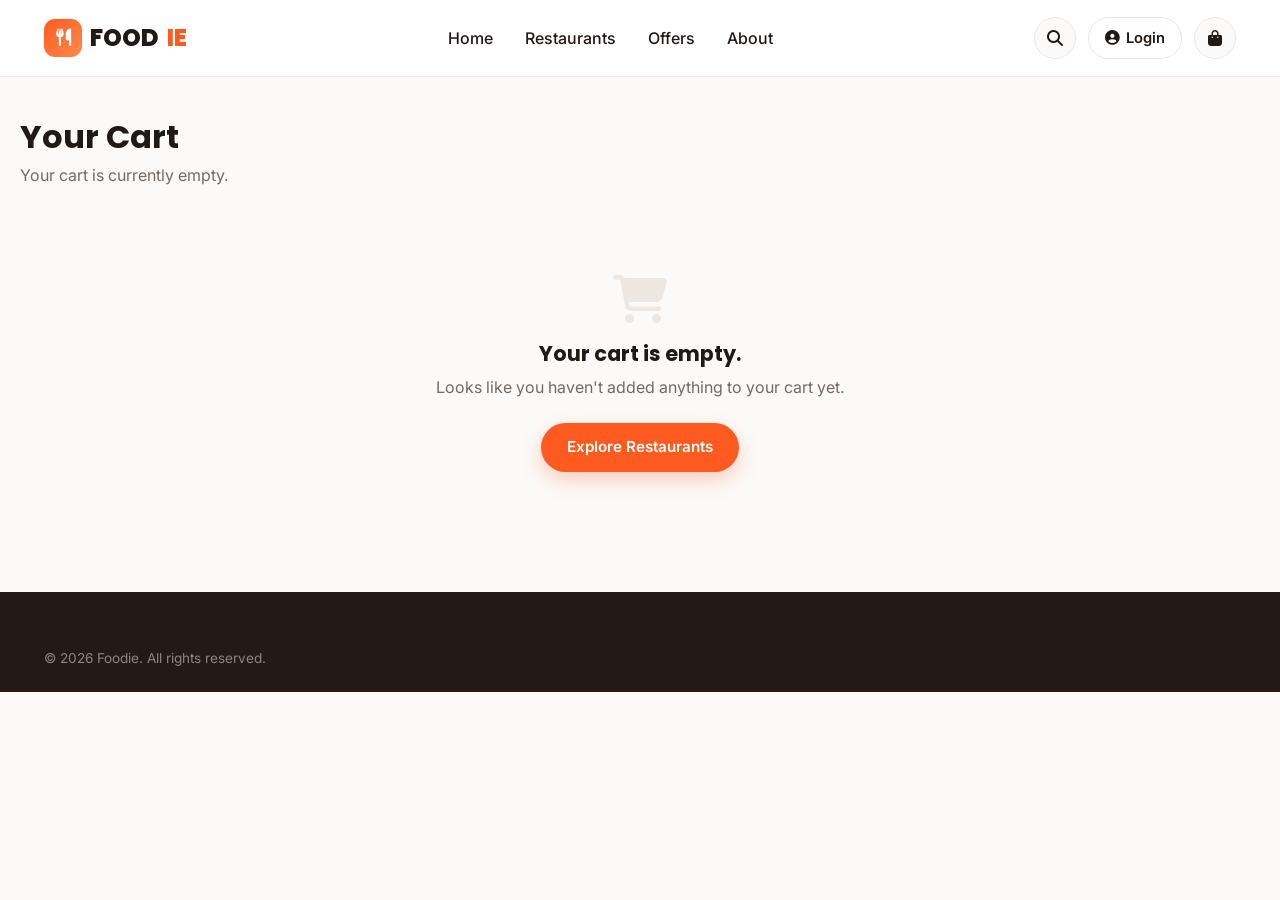
<file: cart.html>
<!DOCTYPE html>
<html lang="en">
<head>
<meta charset="UTF-8" />
<meta name="viewport" content="width=device-width, initial-scale=1.0" />
<title>Your Cart | Foodie</title>
<link rel="icon" href="data:image/svg+xml,<svg xmlns=%22http://www.w3.org/2000/svg%22 viewBox=%220 0 100 100%22><text y=%22.9em%22 font-size=%2290%22>🍔</text></svg>">
<link rel="stylesheet" href="https://cdnjs.cloudflare.com/ajax/libs/font-awesome/6.5.1/css/all.min.css" />
<link rel="stylesheet" href="css/style.css" />
<link rel="stylesheet" href="css/cart.css" />
<link rel="stylesheet" href="css/responsive.css" />
</head>
<body>

<header class="navbar">
  <div class="container navbar__inner">
    <a href="index.html" class="navbar__brand">
      <span class="brand-mark"><i class="fa-solid fa-utensils"></i></span>
      FOOD<span>IE</span>
    </a>
    <nav class="navbar__menu" id="navbarMenu">
      <ul class="navbar__links">
        <li><a href="index.html">Home</a></li>
        <li><a href="restaurants.html">Restaurants</a></li>
        <li><a href="index.html#offers">Offers</a></li>
        <li><a href="index.html#about">About</a></li>
      </ul>
    </nav>
    <div class="navbar__actions">
      <a href="restaurants.html" class="icon-btn" aria-label="Search restaurants and food">
        <i class="fa-solid fa-magnifying-glass"></i>
      </a>
      <a href="login.html" class="auth-link" data-auth-link>
        <i class="fa-solid fa-circle-user"></i><span>Login</span>
      </a>
      <a href="cart.html" class="icon-btn" aria-label="View cart">
        <i class="fa-solid fa-bag-shopping"></i>
        <span class="cart-badge" data-cart-count>0</span>
      </a>
      <button class="navbar__toggle" aria-label="Toggle menu" aria-expanded="false">
        <i class="fa-solid fa-bars"></i>
      </button>
    </div>
  </div>
</header>

<main>
  <div class="container page-header">
    <h1>Your Cart</h1>
    <p id="cartSubHeading">Review your items before checkout.</p>
  </div>

  <div class="container cart-layout" id="cartLayout">
    <section class="cart-items" id="cartItemsSection"></section>

    <aside class="order-summary" id="orderSummary">
      <h3>Order Summary</h3>

      <div class="coupon-box">
        <input type="text" id="couponInput" placeholder="Enter coupon code" class="form-control" />
        <button class="btn btn--secondary" id="applyCouponBtn">Apply Coupon</button>
      </div>
      <p class="coupon-message" id="couponMessage"></p>

      <div class="summary-row">
        <span>Item Total</span>
        <span id="itemTotal">₹0</span>
      </div>
      <div class="summary-row">
        <span>Delivery Fee</span>
        <span id="deliveryFee">₹0</span>
      </div>
      <div class="summary-row">
        <span>Platform Fee</span>
        <span id="platformFee">₹0</span>
      </div>
      <div class="summary-row summary-row--discount" id="discountRow" style="display:none;">
        <span>Discount</span>
        <span id="discountAmount">−₹0</span>
      </div>
      <div class="summary-row">
        <span>Tax (GST 5%)</span>
        <span id="taxAmount">₹0</span>
      </div>
      <div class="summary-row summary-row--total">
        <span>Grand Total</span>
        <span id="grandTotal">₹0</span>
      </div>

      <a href="checkout.html" class="btn btn--primary btn--block" id="checkoutBtn">Proceed to Checkout</a>
    </aside>
  </div>

  <div class="empty-state" id="emptyCartState" style="display:none;">
    <i class="fa-solid fa-cart-shopping"></i>
    <h3>Your cart is empty.</h3>
    <p>Looks like you haven't added anything to your cart yet.</p>
    <a href="restaurants.html" class="btn btn--primary">Explore Restaurants</a>
  </div>
</main>

<footer class="footer">
  <div class="container">
    <div class="footer__bottom" style="border-top:none; padding-top:0;">
      <p>&copy; <span data-year></span> Foodie. All rights reserved.</p>
    </div>
  </div>
</footer>

<script src="js/data.js"></script>
<script src="js/app.js"></script>
<script src="js/cart.js"></script>
</body>
</html>
</file>
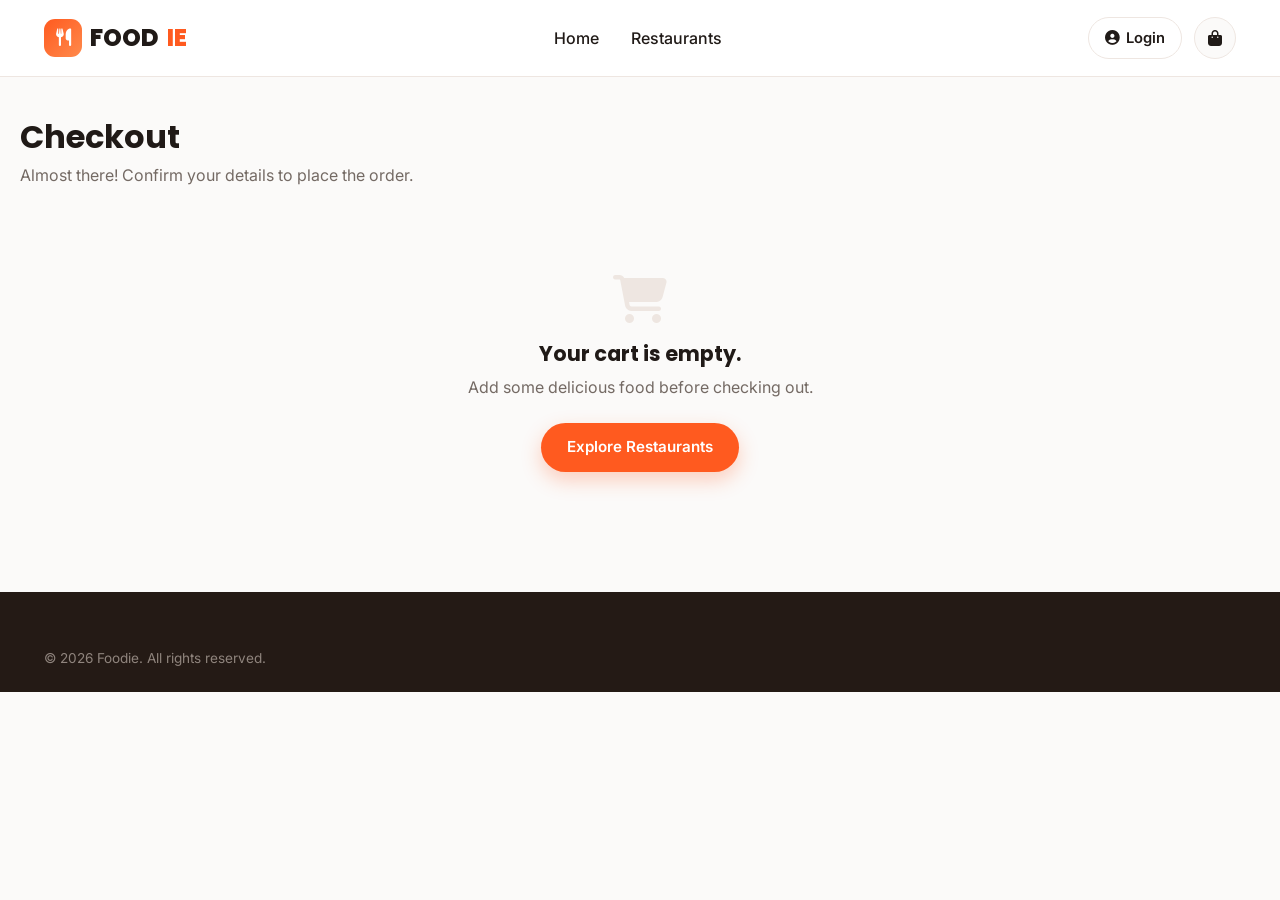
<file: checkout.html>
<!DOCTYPE html>
<html lang="en">
<head>
<meta charset="UTF-8" />
<meta name="viewport" content="width=device-width, initial-scale=1.0" />
<title>Checkout | Foodie</title>
<link rel="icon" href="data:image/svg+xml,<svg xmlns=%22http://www.w3.org/2000/svg%22 viewBox=%220 0 100 100%22><text y=%22.9em%22 font-size=%2290%22>🍔</text></svg>">
<link rel="stylesheet" href="https://cdnjs.cloudflare.com/ajax/libs/font-awesome/6.5.1/css/all.min.css" />
<link rel="stylesheet" href="css/style.css" />
<link rel="stylesheet" href="css/checkout.css" />
<link rel="stylesheet" href="css/responsive.css" />
</head>
<body>

<header class="navbar">
  <div class="container navbar__inner">
    <a href="index.html" class="navbar__brand">
      <span class="brand-mark"><i class="fa-solid fa-utensils"></i></span>
      FOOD<span>IE</span>
    </a>
    <nav class="navbar__menu" id="navbarMenu">
      <ul class="navbar__links">
        <li><a href="index.html">Home</a></li>
        <li><a href="restaurants.html">Restaurants</a></li>
      </ul>
    </nav>
    <div class="navbar__actions">
      <a href="login.html" class="auth-link" data-auth-link>
        <i class="fa-solid fa-circle-user"></i><span>Login</span>
      </a>
      <a href="cart.html" class="icon-btn" aria-label="View cart">
        <i class="fa-solid fa-bag-shopping"></i>
        <span class="cart-badge" data-cart-count>0</span>
      </a>
      <button class="navbar__toggle" aria-label="Toggle menu" aria-expanded="false">
        <i class="fa-solid fa-bars"></i>
      </button>
    </div>
  </div>
</header>

<main>
  <div class="container page-header">
    <h1>Checkout</h1>
    <p>Almost there! Confirm your details to place the order.</p>
  </div>

  <div class="container checkout-layout" id="checkoutLayout">
    <form class="checkout-form" id="checkoutForm" novalidate>
      <section class="checkout-card">
        <h3><i class="fa-solid fa-location-dot"></i> Delivery Address</h3>

        <div class="form-group">
          <label for="fullName">Full Name</label>
          <input type="text" id="fullName" class="form-control" required />
          <span class="form-error">Please enter your full name.</span>
        </div>

        <div class="form-row">
          <div class="form-group">
            <label for="phone">Phone Number</label>
            <input type="tel" id="phone" class="form-control" placeholder="10-digit mobile number" required />
            <span class="form-error">Enter a valid 10-digit phone number.</span>
          </div>
          <div class="form-group">
            <label for="pincode">Pincode</label>
            <input type="text" id="pincode" class="form-control" placeholder="6-digit pincode" required />
            <span class="form-error">Enter a valid 6-digit pincode.</span>
          </div>
        </div>

        <div class="form-group">
          <label for="houseNumber">House / Flat No.</label>
          <input type="text" id="houseNumber" class="form-control" required />
          <span class="form-error">This field is required.</span>
        </div>

        <div class="form-group">
          <label for="street">Street / Area</label>
          <input type="text" id="street" class="form-control" required />
          <span class="form-error">This field is required.</span>
        </div>

        <div class="form-row">
          <div class="form-group">
            <label for="city">City</label>
            <input type="text" id="city" class="form-control" required />
            <span class="form-error">This field is required.</span>
          </div>
          <div class="form-group">
            <label for="stateField">State</label>
            <input type="text" id="stateField" class="form-control" required />
            <span class="form-error">This field is required.</span>
          </div>
        </div>
      </section>

      <section class="checkout-card">
        <h3><i class="fa-solid fa-wallet"></i> Payment Method</h3>
        <div class="payment-options">
          <label class="payment-option">
            <input type="radio" name="payment" value="COD" checked />
            <span class="payment-option__icon"><i class="fa-solid fa-money-bill-wave"></i></span>
            <span>
              <strong>Cash on Delivery</strong>
              <small>Pay when your order arrives</small>
            </span>
          </label>
          <label class="payment-option">
            <input type="radio" name="payment" value="UPI" />
            <span class="payment-option__icon"><i class="fa-solid fa-mobile-screen"></i></span>
            <span>
              <strong>UPI</strong>
              <small>Pay via Google Pay, PhonePe, Paytm</small>
            </span>
          </label>
          <label class="payment-option">
            <input type="radio" name="payment" value="CARD" />
            <span class="payment-option__icon"><i class="fa-solid fa-credit-card"></i></span>
            <span>
              <strong>Credit / Debit Card</strong>
              <small>Visa, Mastercard, RuPay</small>
            </span>
          </label>
        </div>
        <p class="payment-note"><i class="fa-solid fa-circle-info"></i> This is a demo project — no real payment is processed.</p>
      </section>
    </form>

    <aside class="order-summary" id="checkoutSummary">
      <h3>Order Summary</h3>
      <div class="checkout-items" id="checkoutItems"></div>
      <div class="summary-row"><span>Item Total</span><span id="csItemTotal">₹0</span></div>
      <div class="summary-row"><span>Delivery Fee</span><span id="csDeliveryFee">₹0</span></div>
      <div class="summary-row"><span>Platform Fee</span><span id="csPlatformFee">₹0</span></div>
      <div class="summary-row summary-row--discount" id="csDiscountRow" style="display:none;"><span>Discount</span><span id="csDiscount">−₹0</span></div>
      <div class="summary-row"><span>Tax (GST 5%)</span><span id="csTax">₹0</span></div>
      <div class="summary-row summary-row--total"><span>Grand Total</span><span id="csGrandTotal">₹0</span></div>

      <button type="submit" form="checkoutForm" class="btn btn--primary btn--block" id="placeOrderBtn">Place Order</button>
    </aside>
  </div>

  <div class="empty-state" id="checkoutEmptyState" style="display:none;">
    <i class="fa-solid fa-cart-shopping"></i>
    <h3>Your cart is empty.</h3>
    <p>Add some delicious food before checking out.</p>
    <a href="restaurants.html" class="btn btn--primary">Explore Restaurants</a>
  </div>
</main>

<footer class="footer">
  <div class="container">
    <div class="footer__bottom" style="border-top:none; padding-top:0;">
      <p>&copy; <span data-year></span> Foodie. All rights reserved.</p>
    </div>
  </div>
</footer>

<script src="js/data.js"></script>
<script src="js/app.js"></script>
<script src="js/checkout.js"></script>
</body>
</html>
</file>
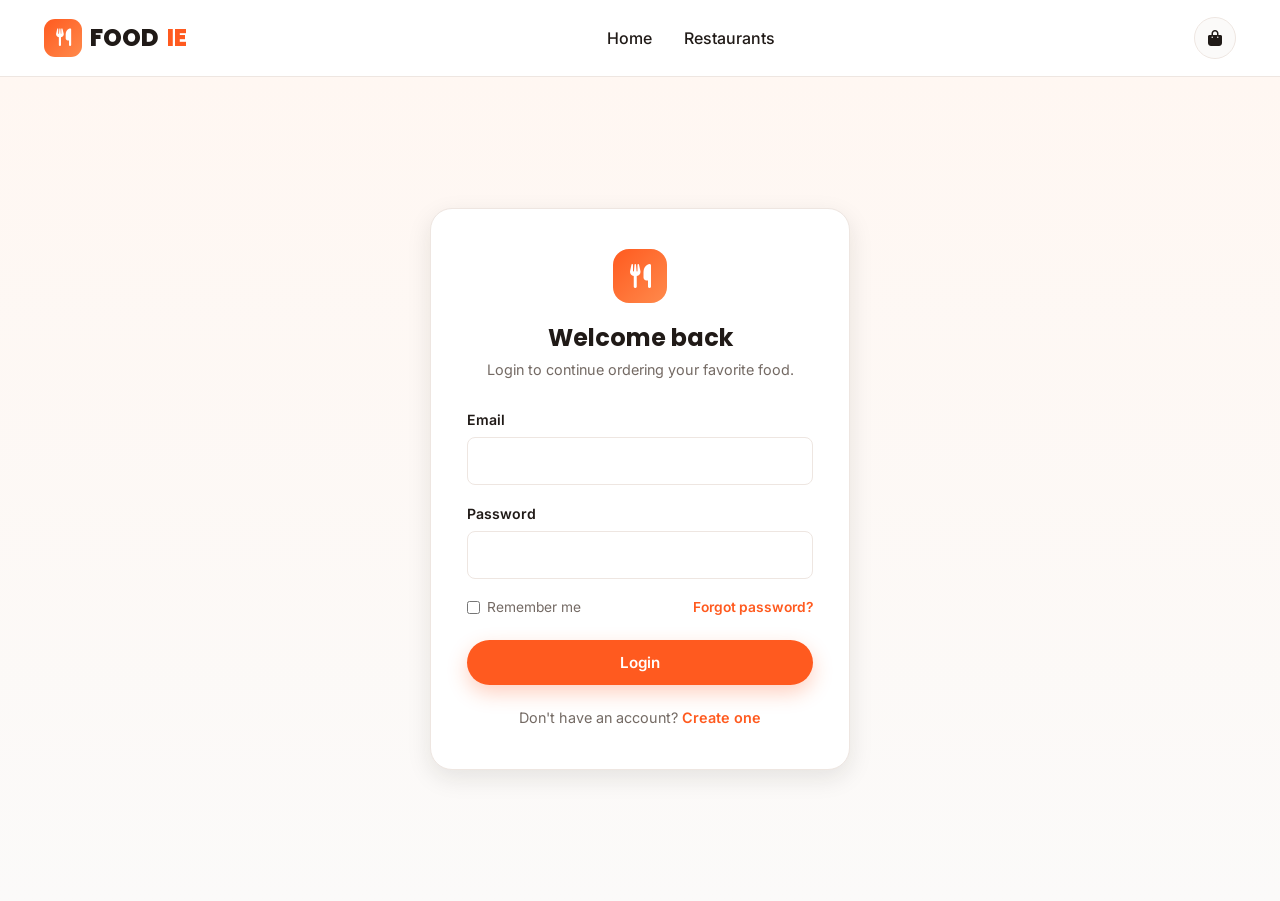
<file: login.html>
<!DOCTYPE html>
<html lang="en">
<head>
<meta charset="UTF-8" />
<meta name="viewport" content="width=device-width, initial-scale=1.0" />
<title>Login | Foodie</title>
<link rel="icon" href="data:image/svg+xml,<svg xmlns=%22http://www.w3.org/2000/svg%22 viewBox=%220 0 100 100%22><text y=%22.9em%22 font-size=%2290%22>🍔</text></svg>">
<link rel="stylesheet" href="https://cdnjs.cloudflare.com/ajax/libs/font-awesome/6.5.1/css/all.min.css" />
<link rel="stylesheet" href="css/style.css" />
<link rel="stylesheet" href="css/auth.css" />
<link rel="stylesheet" href="css/responsive.css" />
</head>
<body>

<header class="navbar">
  <div class="container navbar__inner">
    <a href="index.html" class="navbar__brand">
      <span class="brand-mark"><i class="fa-solid fa-utensils"></i></span>
      FOOD<span>IE</span>
    </a>
    <nav class="navbar__menu" id="navbarMenu">
      <ul class="navbar__links">
        <li><a href="index.html">Home</a></li>
        <li><a href="restaurants.html">Restaurants</a></li>
      </ul>
    </nav>
    <div class="navbar__actions">
      <a href="cart.html" class="icon-btn" aria-label="View cart">
        <i class="fa-solid fa-bag-shopping"></i>
        <span class="cart-badge" data-cart-count>0</span>
      </a>
      <button class="navbar__toggle" aria-label="Toggle menu" aria-expanded="false">
        <i class="fa-solid fa-bars"></i>
      </button>
    </div>
  </div>
</header>

<main class="auth-page">
  <div class="auth-card">
    <div class="auth-card__brand">
      <span class="brand-mark"><i class="fa-solid fa-utensils"></i></span>
    </div>
    <h1>Welcome back</h1>
    <p class="auth-card__sub">Login to continue ordering your favorite food.</p>

    <form id="loginForm" novalidate>
      <div class="form-group">
        <label for="loginEmail">Email</label>
        <input type="email" id="loginEmail" class="form-control" required />
        <span class="form-error">Please enter a valid email address.</span>
      </div>

      <div class="form-group">
        <label for="loginPassword">Password</label>
        <input type="password" id="loginPassword" class="form-control" required />
        <span class="form-error">Password is required.</span>
      </div>

      <div class="auth-row">
        <label class="remember-me">
          <input type="checkbox" id="rememberMe" /> Remember me
        </label>
        <a href="#" id="forgotPasswordLink">Forgot password?</a>
      </div>

      <button type="submit" class="btn btn--primary btn--block">Login</button>
    </form>

    <p class="auth-card__footer">Don't have an account? <a href="register.html">Create one</a></p>
  </div>
</main>

<script src="js/data.js"></script>
<script src="js/app.js"></script>
<script src="js/auth.js"></script>
</body>
</html>
</file>
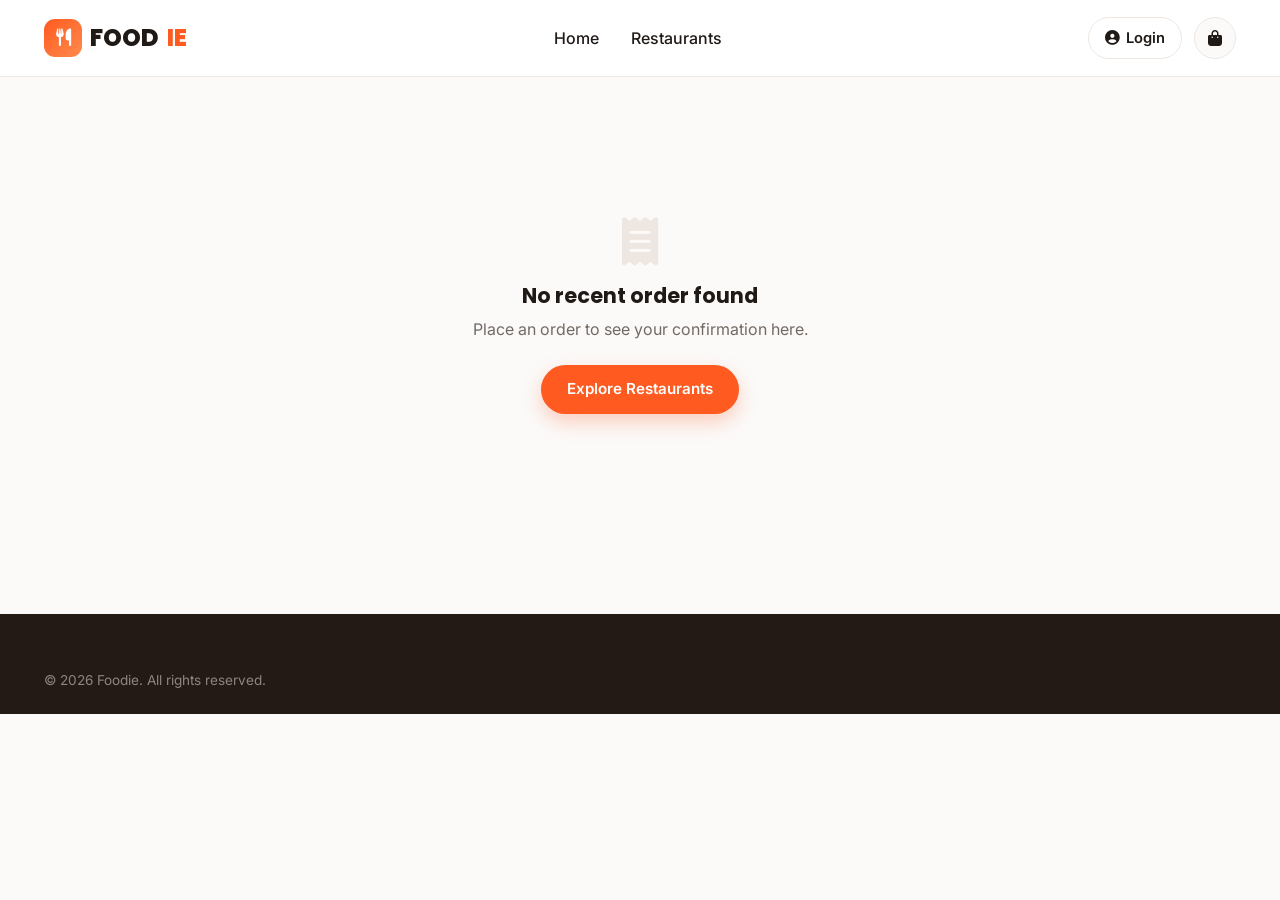
<file: order-success.html>
<!DOCTYPE html>
<html lang="en">
<head>
<meta charset="UTF-8" />
<meta name="viewport" content="width=device-width, initial-scale=1.0" />
<title>Order Confirmed | Foodie</title>
<link rel="icon" href="data:image/svg+xml,<svg xmlns=%22http://www.w3.org/2000/svg%22 viewBox=%220 0 100 100%22><text y=%22.9em%22 font-size=%2290%22>🍔</text></svg>">
<link rel="stylesheet" href="https://cdnjs.cloudflare.com/ajax/libs/font-awesome/6.5.1/css/all.min.css" />
<link rel="stylesheet" href="css/style.css" />
<link rel="stylesheet" href="css/checkout.css" />
<link rel="stylesheet" href="css/responsive.css" />
<style>
  .success-wrap { max-width: 680px; margin: 0 auto; padding: 60px 24px 80px; }
  .success-icon {
    width: 84px; height: 84px; border-radius: 50%;
    background: var(--color-secondary-light); color: var(--color-secondary);
    display: flex; align-items: center; justify-content: center;
    font-size: 2.4rem; margin: 0 auto 20px;
  }
  .success-heading { text-align: center; margin-bottom: 6px; font-size: 1.8rem; }
  .success-sub { text-align: center; color: var(--color-text-muted); margin-bottom: 36px; }
  .order-card { background: var(--color-surface); border: 1px solid var(--color-border); border-radius: var(--radius-lg); padding: 28px; margin-bottom: 24px; }
  .order-card__row { display: flex; justify-content: space-between; padding: 10px 0; border-bottom: 1px dashed var(--color-border); font-size: 0.92rem; }
  .order-card__row:last-child { border-bottom: none; }
  .order-card__row span:first-child { color: var(--color-text-muted); }
  .order-card__row span:last-child { font-weight: 600; text-align: right; }

  .tracking { background: var(--color-surface); border: 1px solid var(--color-border); border-radius: var(--radius-lg); padding: 32px 28px; margin-bottom: 32px; }
  .tracking h3 { margin-bottom: 24px; }
  .tracking-steps { display: flex; justify-content: space-between; position: relative; }
  .tracking-steps::before {
    content: ""; position: absolute; top: 18px; left: 5%; right: 5%; height: 3px;
    background: var(--color-border); z-index: 0;
  }
  .tracking-steps__fill { position: absolute; top: 18px; left: 5%; height: 3px; background: var(--color-primary); z-index: 1; width: 22%; transition: width 0.4s ease; }
  .tracking-step { flex: 1; text-align: center; position: relative; z-index: 2; }
  .tracking-step__dot {
    width: 38px; height: 38px; border-radius: 50%; background: #fff; border: 3px solid var(--color-border);
    display: flex; align-items: center; justify-content: center; margin: 0 auto 10px; color: var(--color-border);
  }
  .tracking-step.active .tracking-step__dot { border-color: var(--color-primary); color: var(--color-primary); background: var(--color-primary-light); }
  .tracking-step span { font-size: 0.78rem; font-weight: 600; color: var(--color-text-muted); }
  .tracking-step.active span { color: var(--color-text); }

  .success-actions { display: flex; gap: 14px; }
  .success-actions .btn { flex: 1; }
</style>
</head>
<body>

<header class="navbar">
  <div class="container navbar__inner">
    <a href="index.html" class="navbar__brand">
      <span class="brand-mark"><i class="fa-solid fa-utensils"></i></span>
      FOOD<span>IE</span>
    </a>
    <nav class="navbar__menu" id="navbarMenu">
      <ul class="navbar__links">
        <li><a href="index.html">Home</a></li>
        <li><a href="restaurants.html">Restaurants</a></li>
      </ul>
    </nav>
    <div class="navbar__actions">
      <a href="login.html" class="auth-link" data-auth-link>
        <i class="fa-solid fa-circle-user"></i><span>Login</span>
      </a>
      <a href="cart.html" class="icon-btn" aria-label="View cart">
        <i class="fa-solid fa-bag-shopping"></i>
        <span class="cart-badge" data-cart-count>0</span>
      </a>
      <button class="navbar__toggle" aria-label="Toggle menu" aria-expanded="false">
        <i class="fa-solid fa-bars"></i>
      </button>
    </div>
  </div>
</header>

<main>
  <div class="success-wrap" id="successWrap">
    <!-- Populated by orders.js's shared renderer via order-success inline script -->
  </div>
</main>

<footer class="footer">
  <div class="container">
    <div class="footer__bottom" style="border-top:none; padding-top:0;">
      <p>&copy; <span data-year></span> Foodie. All rights reserved.</p>
    </div>
  </div>
</footer>

<script src="js/data.js"></script>
<script src="js/app.js"></script>
<script src="js/orders.js"></script>
</body>
</html>
</file>
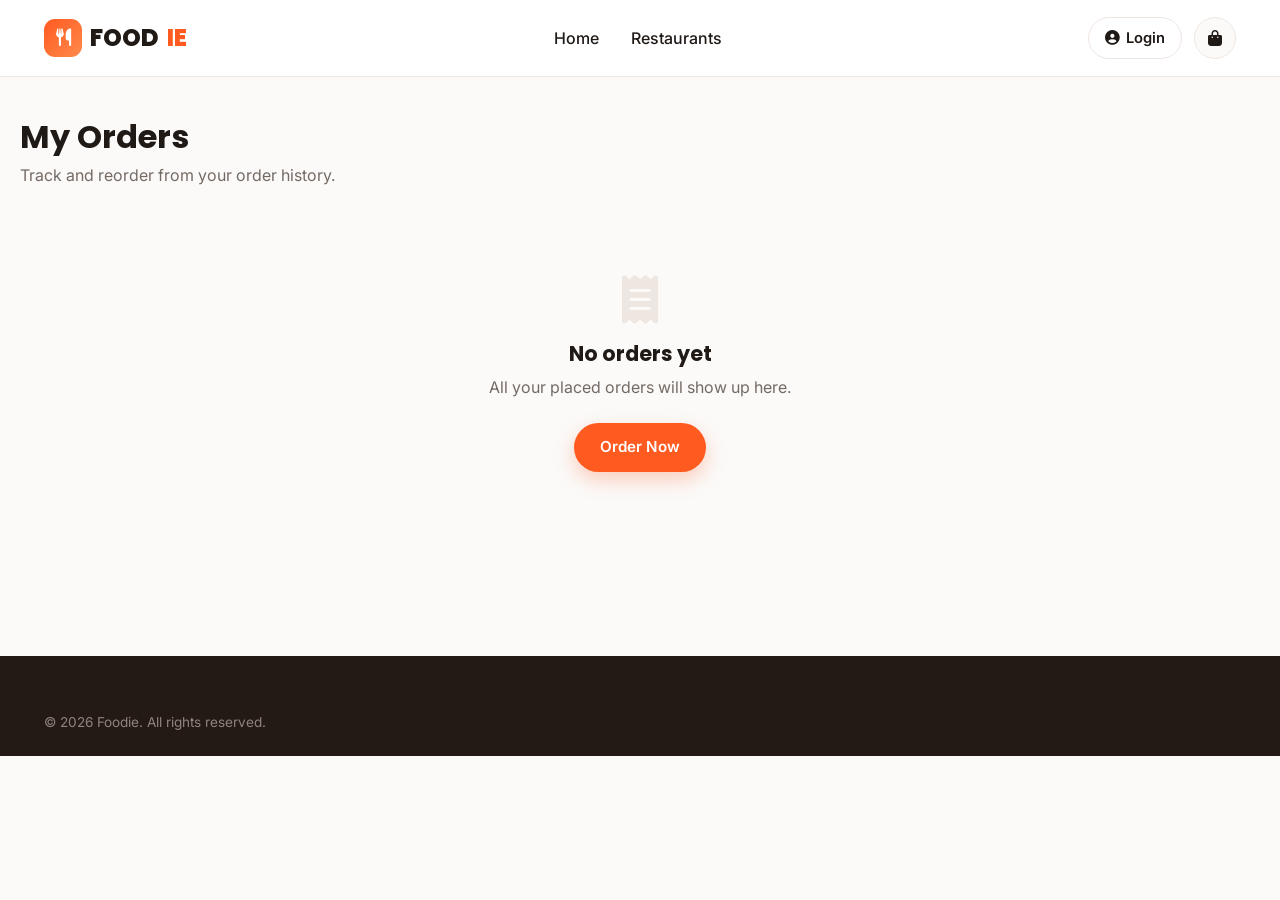
<file: orders.html>
<!DOCTYPE html>
<html lang="en">
<head>
<meta charset="UTF-8" />
<meta name="viewport" content="width=device-width, initial-scale=1.0" />
<title>My Orders | Foodie</title>
<link rel="icon" href="data:image/svg+xml,<svg xmlns=%22http://www.w3.org/2000/svg%22 viewBox=%220 0 100 100%22><text y=%22.9em%22 font-size=%2290%22>🍔</text></svg>">
<link rel="stylesheet" href="https://cdnjs.cloudflare.com/ajax/libs/font-awesome/6.5.1/css/all.min.css" />
<link rel="stylesheet" href="css/style.css" />
<link rel="stylesheet" href="css/profile.css" />
<link rel="stylesheet" href="css/responsive.css" />
</head>
<body>

<header class="navbar">
  <div class="container navbar__inner">
    <a href="index.html" class="navbar__brand">
      <span class="brand-mark"><i class="fa-solid fa-utensils"></i></span>
      FOOD<span>IE</span>
    </a>
    <nav class="navbar__menu" id="navbarMenu">
      <ul class="navbar__links">
        <li><a href="index.html">Home</a></li>
        <li><a href="restaurants.html">Restaurants</a></li>
      </ul>
    </nav>
    <div class="navbar__actions">
      <a href="login.html" class="auth-link" data-auth-link>
        <i class="fa-solid fa-circle-user"></i><span>Login</span>
      </a>
      <a href="cart.html" class="icon-btn" aria-label="View cart">
        <i class="fa-solid fa-bag-shopping"></i>
        <span class="cart-badge" data-cart-count>0</span>
      </a>
      <button class="navbar__toggle" aria-label="Toggle menu" aria-expanded="false">
        <i class="fa-solid fa-bars"></i>
      </button>
    </div>
  </div>
</header>

<main>
  <div class="container page-header">
    <h1>My Orders</h1>
    <p>Track and reorder from your order history.</p>
  </div>

  <div class="container orders-page">
    <div class="orders-list" id="ordersList"></div>
    <div class="empty-state" id="ordersEmptyState" style="display:none;">
      <i class="fa-solid fa-receipt"></i>
      <h3>No orders yet</h3>
      <p>All your placed orders will show up here.</p>
      <a href="restaurants.html" class="btn btn--primary">Order Now</a>
    </div>
  </div>
</main>

<footer class="footer">
  <div class="container">
    <div class="footer__bottom" style="border-top:none; padding-top:0;">
      <p>&copy; <span data-year></span> Foodie. All rights reserved.</p>
    </div>
  </div>
</footer>

<script src="js/data.js"></script>
<script src="js/app.js"></script>
<script src="js/orders.js"></script>
</body>
</html>
</file>
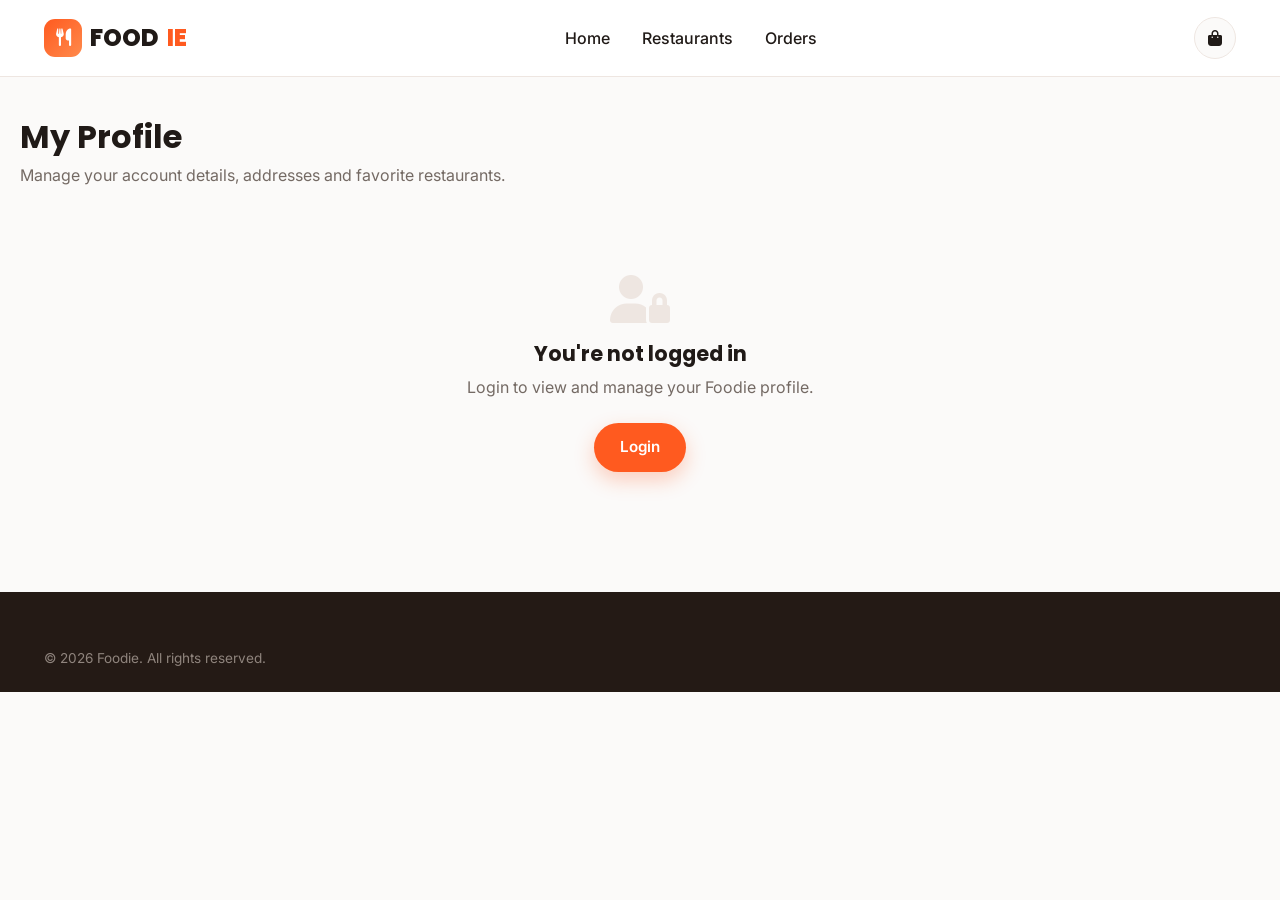
<file: profile.html>
<!DOCTYPE html>
<html lang="en">
<head>
<meta charset="UTF-8" />
<meta name="viewport" content="width=device-width, initial-scale=1.0" />
<title>My Profile | Foodie</title>
<link rel="icon" href="data:image/svg+xml,<svg xmlns=%22http://www.w3.org/2000/svg%22 viewBox=%220 0 100 100%22><text y=%22.9em%22 font-size=%2290%22>🍔</text></svg>">
<link rel="stylesheet" href="https://cdnjs.cloudflare.com/ajax/libs/font-awesome/6.5.1/css/all.min.css" />
<link rel="stylesheet" href="css/style.css" />
<link rel="stylesheet" href="css/profile.css" />
<link rel="stylesheet" href="css/responsive.css" />
</head>
<body>

<header class="navbar">
  <div class="container navbar__inner">
    <a href="index.html" class="navbar__brand">
      <span class="brand-mark"><i class="fa-solid fa-utensils"></i></span>
      FOOD<span>IE</span>
    </a>
    <nav class="navbar__menu" id="navbarMenu">
      <ul class="navbar__links">
        <li><a href="index.html">Home</a></li>
        <li><a href="restaurants.html">Restaurants</a></li>
        <li><a href="orders.html">Orders</a></li>
      </ul>
    </nav>
    <div class="navbar__actions">
      <a href="cart.html" class="icon-btn" aria-label="View cart">
        <i class="fa-solid fa-bag-shopping"></i>
        <span class="cart-badge" data-cart-count>0</span>
      </a>
      <button class="navbar__toggle" aria-label="Toggle menu" aria-expanded="false">
        <i class="fa-solid fa-bars"></i>
      </button>
    </div>
  </div>
</header>

<main>
  <div class="container page-header">
    <h1>My Profile</h1>
    <p>Manage your account details, addresses and favorite restaurants.</p>
  </div>

  <!-- Shown only if NOT logged in -->
  <div class="empty-state" id="notLoggedInState" style="display:none;">
    <i class="fa-solid fa-user-lock"></i>
    <h3>You're not logged in</h3>
    <p>Login to view and manage your Foodie profile.</p>
    <a href="login.html" class="btn btn--primary">Login</a>
  </div>

  <!-- Shown only if logged in -->
  <div class="container profile-layout" id="profileLayout" style="display:none;">
    <aside class="profile-card">
      <div class="profile-avatar" id="profileAvatar">F</div>
      <h3 id="profileName">User Name</h3>
      <p id="profileEmail" class="profile-email">user@example.com</p>
      <button class="btn btn--outline btn--block" id="logoutBtn"><i class="fa-solid fa-right-from-bracket"></i> Logout</button>
    </aside>

    <section class="profile-content">
      <div class="profile-section">
        <div class="profile-section__header">
          <h3>Personal Information</h3>
          <button class="btn btn--secondary btn--sm" id="editProfileBtn"><i class="fa-solid fa-pen"></i> Edit</button>
        </div>
        <form id="profileForm">
          <div class="form-row">
            <div class="form-group">
              <label for="pFullName">Full Name</label>
              <input type="text" id="pFullName" class="form-control" disabled />
            </div>
            <div class="form-group">
              <label for="pPhone">Phone Number</label>
              <input type="tel" id="pPhone" class="form-control" disabled />
            </div>
          </div>
          <div class="form-group">
            <label for="pEmail">Email</label>
            <input type="email" id="pEmail" class="form-control" disabled />
          </div>
          <button type="submit" class="btn btn--primary" id="saveProfileBtn" style="display:none;">Save Changes</button>
        </form>
      </div>

      <div class="profile-section">
        <h3>Saved Addresses</h3>
        <div id="savedAddresses" class="saved-list"></div>
      </div>

      <div class="profile-section">
        <h3>Favorite Restaurants</h3>
        <div id="favoriteRestaurants" class="favorite-grid"></div>
      </div>
    </section>
  </div>
</main>

<footer class="footer">
  <div class="container">
    <div class="footer__bottom" style="border-top:none; padding-top:0;">
      <p>&copy; <span data-year></span> Foodie. All rights reserved.</p>
    </div>
  </div>
</footer>

<script src="js/data.js"></script>
<script src="js/app.js"></script>
<script src="js/profile.js"></script>
</body>
</html>
</file>
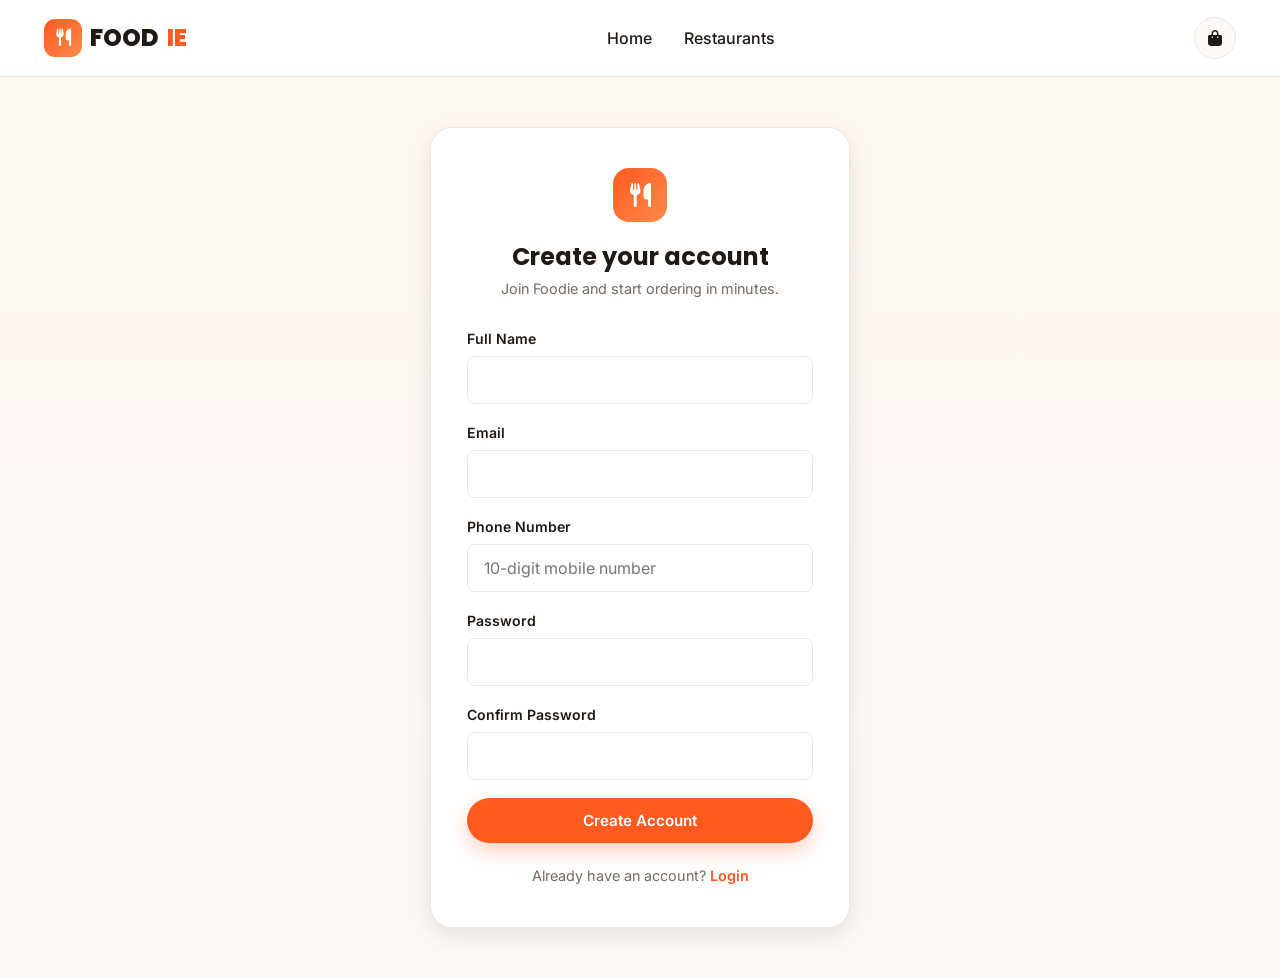
<file: register.html>
<!DOCTYPE html>
<html lang="en">
<head>
<meta charset="UTF-8" />
<meta name="viewport" content="width=device-width, initial-scale=1.0" />
<title>Create Account | Foodie</title>
<link rel="icon" href="data:image/svg+xml,<svg xmlns=%22http://www.w3.org/2000/svg%22 viewBox=%220 0 100 100%22><text y=%22.9em%22 font-size=%2290%22>🍔</text></svg>">
<link rel="stylesheet" href="https://cdnjs.cloudflare.com/ajax/libs/font-awesome/6.5.1/css/all.min.css" />
<link rel="stylesheet" href="css/style.css" />
<link rel="stylesheet" href="css/auth.css" />
<link rel="stylesheet" href="css/responsive.css" />
</head>
<body>

<header class="navbar">
  <div class="container navbar__inner">
    <a href="index.html" class="navbar__brand">
      <span class="brand-mark"><i class="fa-solid fa-utensils"></i></span>
      FOOD<span>IE</span>
    </a>
    <nav class="navbar__menu" id="navbarMenu">
      <ul class="navbar__links">
        <li><a href="index.html">Home</a></li>
        <li><a href="restaurants.html">Restaurants</a></li>
      </ul>
    </nav>
    <div class="navbar__actions">
      <a href="cart.html" class="icon-btn" aria-label="View cart">
        <i class="fa-solid fa-bag-shopping"></i>
        <span class="cart-badge" data-cart-count>0</span>
      </a>
      <button class="navbar__toggle" aria-label="Toggle menu" aria-expanded="false">
        <i class="fa-solid fa-bars"></i>
      </button>
    </div>
  </div>
</header>

<main class="auth-page">
  <div class="auth-card">
    <div class="auth-card__brand">
      <span class="brand-mark"><i class="fa-solid fa-utensils"></i></span>
    </div>
    <h1>Create your account</h1>
    <p class="auth-card__sub">Join Foodie and start ordering in minutes.</p>

    <form id="registerForm" novalidate>
      <div class="form-group">
        <label for="regName">Full Name</label>
        <input type="text" id="regName" class="form-control" required />
        <span class="form-error">Please enter your full name.</span>
      </div>

      <div class="form-group">
        <label for="regEmail">Email</label>
        <input type="email" id="regEmail" class="form-control" required />
        <span class="form-error">Please enter a valid email address.</span>
      </div>

      <div class="form-group">
        <label for="regPhone">Phone Number</label>
        <input type="tel" id="regPhone" class="form-control" placeholder="10-digit mobile number" required />
        <span class="form-error">Enter a valid 10-digit phone number.</span>
      </div>

      <div class="form-group">
        <label for="regPassword">Password</label>
        <input type="password" id="regPassword" class="form-control" required />
        <span class="form-error">Password must be at least 6 characters.</span>
      </div>

      <div class="form-group">
        <label for="regConfirmPassword">Confirm Password</label>
        <input type="password" id="regConfirmPassword" class="form-control" required />
        <span class="form-error">Passwords do not match.</span>
      </div>

      <button type="submit" class="btn btn--primary btn--block">Create Account</button>
    </form>

    <p class="auth-card__footer">Already have an account? <a href="login.html">Login</a></p>
  </div>
</main>

<script src="js/data.js"></script>
<script src="js/app.js"></script>
<script src="js/auth.js"></script>
</body>
</html>
</file>
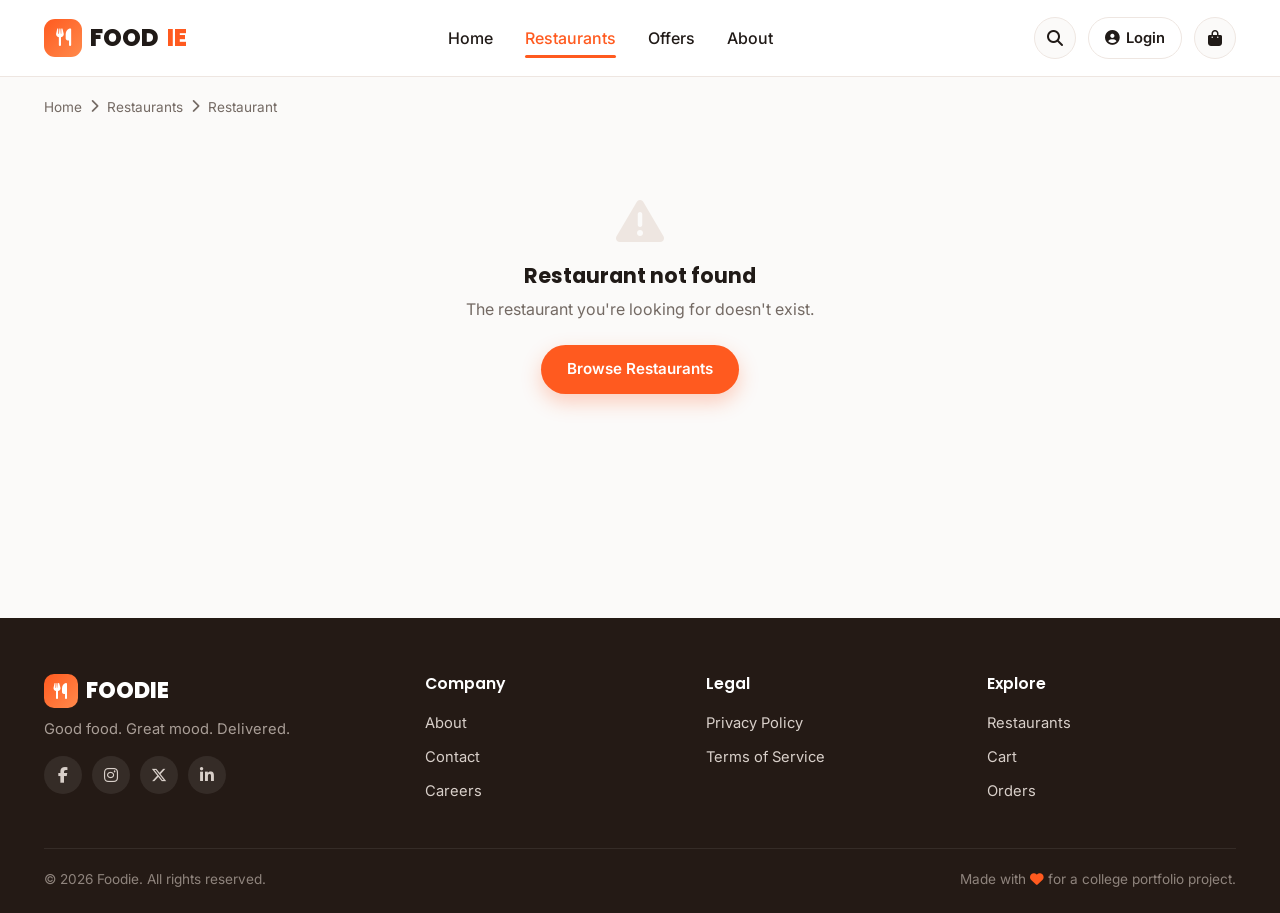
<file: restaurant-menu.html>
<!DOCTYPE html>
<html lang="en">
<head>
<meta charset="UTF-8" />
<meta name="viewport" content="width=device-width, initial-scale=1.0" />
<title>Restaurant Menu | Foodie</title>
<link rel="icon" href="data:image/svg+xml,<svg xmlns=%22http://www.w3.org/2000/svg%22 viewBox=%220 0 100 100%22><text y=%22.9em%22 font-size=%2290%22>🍔</text></svg>">
<link rel="stylesheet" href="https://cdnjs.cloudflare.com/ajax/libs/font-awesome/6.5.1/css/all.min.css" />
<link rel="stylesheet" href="css/style.css" />
<link rel="stylesheet" href="css/menu.css" />
<link rel="stylesheet" href="css/responsive.css" />
</head>
<body>

<header class="navbar">
  <div class="container navbar__inner">
    <a href="index.html" class="navbar__brand">
      <span class="brand-mark"><i class="fa-solid fa-utensils"></i></span>
      FOOD<span>IE</span>
    </a>
    <nav class="navbar__menu" id="navbarMenu">
      <ul class="navbar__links">
        <li><a href="index.html">Home</a></li>
        <li><a href="restaurants.html" class="active">Restaurants</a></li>
        <li><a href="index.html#offers">Offers</a></li>
        <li><a href="index.html#about">About</a></li>
      </ul>
    </nav>
    <div class="navbar__actions">
      <a href="restaurants.html" class="icon-btn" aria-label="Search restaurants and food">
        <i class="fa-solid fa-magnifying-glass"></i>
      </a>
      <a href="login.html" class="auth-link" data-auth-link>
        <i class="fa-solid fa-circle-user"></i><span>Login</span>
      </a>
      <a href="cart.html" class="icon-btn" aria-label="View cart">
        <i class="fa-solid fa-bag-shopping"></i>
        <span class="cart-badge" data-cart-count>0</span>
      </a>
      <button class="navbar__toggle" aria-label="Toggle menu" aria-expanded="false">
        <i class="fa-solid fa-bars"></i>
      </button>
    </div>
  </div>
</header>

<main id="menuPage">
  <div class="container breadcrumb">
    <a href="index.html">Home</a> <i class="fa-solid fa-chevron-right"></i>
    <a href="restaurants.html">Restaurants</a> <i class="fa-solid fa-chevron-right"></i>
    <span id="breadcrumbName">Restaurant</span>
  </div>

  <!-- Restaurant info + menu injected by menu.js -->
  <div id="restaurantInfo"></div>

  <div class="container menu-layout">
    <aside class="menu-categories" id="menuCategories"></aside>
    <section class="menu-items" id="menuItemsContainer"></section>
  </div>
</main>

<footer class="footer">
  <div class="container">
    <div class="footer__grid">
      <div>
        <div class="footer__brand">
          <span class="brand-mark"><i class="fa-solid fa-utensils"></i></span>
          FOODIE
        </div>
        <p class="footer__tagline">Good food. Great mood. Delivered.</p>
        <div class="footer__social">
          <a href="#" aria-label="Foodie on Facebook"><i class="fa-brands fa-facebook-f"></i></a>
          <a href="#" aria-label="Foodie on Instagram"><i class="fa-brands fa-instagram"></i></a>
          <a href="#" aria-label="Foodie on X"><i class="fa-brands fa-x-twitter"></i></a>
          <a href="#" aria-label="Foodie on LinkedIn"><i class="fa-brands fa-linkedin-in"></i></a>
        </div>
      </div>
      <div>
        <h4 class="footer__heading">Company</h4>
        <ul class="footer__links">
          <li><a href="index.html#about">About</a></li>
          <li><a href="#">Contact</a></li>
          <li><a href="#">Careers</a></li>
        </ul>
      </div>
      <div>
        <h4 class="footer__heading">Legal</h4>
        <ul class="footer__links">
          <li><a href="#">Privacy Policy</a></li>
          <li><a href="#">Terms of Service</a></li>
        </ul>
      </div>
      <div>
        <h4 class="footer__heading">Explore</h4>
        <ul class="footer__links">
          <li><a href="restaurants.html">Restaurants</a></li>
          <li><a href="cart.html">Cart</a></li>
          <li><a href="orders.html">Orders</a></li>
        </ul>
      </div>
    </div>
    <div class="footer__bottom">
      <p>&copy; <span data-year></span> Foodie. All rights reserved.</p>
      <p>Made with <i class="fa-solid fa-heart" style="color:var(--color-primary)"></i> for a college portfolio project.</p>
    </div>
  </div>
</footer>

<script src="js/data.js"></script>
<script src="js/app.js"></script>
<script src="js/menu.js"></script>
</body>
</html>
</file>
<file: css/style.css>
/* ==========================================================================
   FOODIE - style.css
   Core design system: variables, resets, typography, navbar, footer,
   buttons, forms, cards, toast notifications.
   ========================================================================== */

@import url("https://fonts.googleapis.com/css2?family=Poppins:wght@500;600;700;800&family=Inter:wght@400;500;600&display=swap");

:root {
  /* Brand colors */
  --color-primary: #ff5a1f;
  --color-primary-dark: #e04a12;
  --color-primary-light: #fff1ea;
  --color-secondary: #1f8a4c;
  --color-secondary-light: #eafbf1;

  /* Neutrals */
  --color-bg: #fbfaf9;
  --color-surface: #ffffff;
  --color-text: #201a17;
  --color-text-muted: #746a64;
  --color-border: #eee6e1;
  --color-danger: #e14848;
  --color-star: #ffb020;

  /* Elevation & shape */
  --shadow-sm: 0 2px 8px rgba(32, 26, 23, 0.06);
  --shadow-md: 0 8px 24px rgba(32, 26, 23, 0.10);
  --shadow-lg: 0 16px 40px rgba(32, 26, 23, 0.14);
  --radius-sm: 8px;
  --radius-md: 14px;
  --radius-lg: 22px;
  --radius-pill: 999px;

  /* Layout */
  --max-width: 1240px;
  --font-heading: "Poppins", sans-serif;
  --font-body: "Inter", sans-serif;
  --transition: 0.2s ease;
}

/* ---------------- Reset ---------------- */
* { margin: 0; padding: 0; box-sizing: border-box; }

html { scroll-behavior: smooth; }

body {
  font-family: var(--font-body);
  color: var(--color-text);
  background: var(--color-bg);
  line-height: 1.5;
  -webkit-font-smoothing: antialiased;
}

img { max-width: 100%; display: block; }

a { text-decoration: none; color: inherit; }

ul { list-style: none; }

button, input, select, textarea { font-family: inherit; font-size: inherit; }

button { cursor: pointer; border: none; background: none; }

h1, h2, h3, h4 { font-family: var(--font-heading); line-height: 1.25; }

.container {
  max-width: var(--max-width);
  margin: 0 auto;
  padding: 0 24px;
}

.visually-hidden {
  position: absolute;
  width: 1px; height: 1px;
  overflow: hidden;
  clip: rect(0 0 0 0);
  white-space: nowrap;
}

/* ---------------- Section heading ---------------- */
.section {
  padding: 64px 0;
}

.section__header {
  display: flex;
  align-items: flex-end;
  justify-content: space-between;
  margin-bottom: 32px;
  gap: 16px;
}

.section__title {
  font-size: 2rem;
  font-weight: 700;
}

.section__subtitle {
  color: var(--color-text-muted);
  margin-top: 6px;
  font-size: 0.98rem;
}

.section__link {
  font-weight: 600;
  color: var(--color-primary);
  white-space: nowrap;
}

/* ---------------- Buttons ---------------- */
.btn {
  display: inline-flex;
  align-items: center;
  justify-content: center;
  gap: 8px;
  padding: 13px 26px;
  border-radius: var(--radius-pill);
  font-weight: 600;
  font-size: 0.95rem;
  transition: transform var(--transition), box-shadow var(--transition), background var(--transition), color var(--transition);
  white-space: nowrap;
}

.btn:active { transform: scale(0.97); }

.btn--primary {
  background: var(--color-primary);
  color: #fff;
  box-shadow: 0 8px 20px rgba(255, 90, 31, 0.28);
}
.btn--primary:hover { background: var(--color-primary-dark); }

.btn--secondary {
  background: var(--color-surface);
  color: var(--color-text);
  border: 1.5px solid var(--color-border);
}
.btn--secondary:hover { border-color: var(--color-primary); color: var(--color-primary); }

.btn--outline {
  background: transparent;
  color: var(--color-primary);
  border: 1.5px solid var(--color-primary);
}
.btn--outline:hover { background: var(--color-primary-light); }

.btn--block { width: 100%; }

.btn--sm { padding: 9px 18px; font-size: 0.85rem; }

.btn--danger { color: var(--color-danger); }

.btn:disabled { opacity: 0.55; cursor: not-allowed; }

.icon-btn {
  width: 42px; height: 42px;
  display: inline-flex; align-items: center; justify-content: center;
  border-radius: 50%;
  background: var(--color-bg);
  border: 1px solid var(--color-border);
  color: var(--color-text);
  transition: background var(--transition), color var(--transition), border-color var(--transition);
  position: relative;
}
.icon-btn:hover { background: var(--color-primary-light); color: var(--color-primary); border-color: var(--color-primary-light); }

/* ---------------- Navbar ---------------- */
.navbar {
  position: sticky;
  top: 0;
  z-index: 100;
  background: rgba(255, 255, 255, 0.92);
  backdrop-filter: blur(10px);
  border-bottom: 1px solid var(--color-border);
}

.navbar__inner {
  display: flex;
  align-items: center;
  justify-content: space-between;
  height: 76px;
  gap: 24px;
}

.navbar__brand {
  display: flex;
  align-items: center;
  gap: 8px;
  font-family: var(--font-heading);
  font-weight: 800;
  font-size: 1.5rem;
  color: var(--color-text);
  flex-shrink: 0;
}

.navbar__brand .brand-mark {
  width: 38px; height: 38px;
  border-radius: 11px;
  background: linear-gradient(135deg, var(--color-primary), #ff8a4c);
  display: flex; align-items: center; justify-content: center;
  color: #fff;
  font-size: 1.1rem;
}

.navbar__brand span { color: var(--color-primary); }

.navbar__links {
  display: flex;
  align-items: center;
  gap: 32px;
  font-weight: 500;
}

.navbar__links a {
  position: relative;
  padding: 6px 0;
  color: var(--color-text);
  transition: color var(--transition);
}
.navbar__links a:hover, .navbar__links a.active { color: var(--color-primary); }
.navbar__links a.active::after {
  content: "";
  position: absolute;
  left: 0; right: 0; bottom: -4px;
  height: 3px;
  border-radius: 3px;
  background: var(--color-primary);
}

.navbar__actions {
  display: flex;
  align-items: center;
  gap: 12px;
  flex-shrink: 0;
}

.navbar__actions .auth-link {
  display: flex;
  align-items: center;
  gap: 6px;
  font-weight: 600;
  font-size: 0.92rem;
  padding: 9px 16px;
  border-radius: var(--radius-pill);
  border: 1.5px solid var(--color-border);
  transition: border-color var(--transition), color var(--transition);
}
.navbar__actions .auth-link:hover { border-color: var(--color-primary); color: var(--color-primary); }

.cart-badge {
  position: absolute;
  top: -4px; right: -4px;
  min-width: 19px; height: 19px;
  padding: 0 4px;
  border-radius: 50%;
  background: var(--color-primary);
  color: #fff;
  font-size: 0.68rem;
  font-weight: 700;
  display: none;
  align-items: center;
  justify-content: center;
}

.navbar__toggle {
  display: none;
  width: 42px; height: 42px;
  align-items: center; justify-content: center;
  font-size: 1.2rem;
  border-radius: 10px;
  background: var(--color-bg);
}

/* ---------------- Footer ---------------- */
.footer {
  background: #241a15;
  color: #d8cfc9;
  padding: 56px 0 24px;
  margin-top: 40px;
}

.footer__grid {
  display: grid;
  grid-template-columns: 1.4fr 1fr 1fr 1fr;
  gap: 32px;
  padding-bottom: 36px;
  border-bottom: 1px solid rgba(255, 255, 255, 0.08);
}

.footer__brand {
  display: flex;
  align-items: center;
  gap: 8px;
  font-family: var(--font-heading);
  font-weight: 800;
  font-size: 1.4rem;
  color: #fff;
  margin-bottom: 10px;
}

.footer__brand .brand-mark {
  width: 34px; height: 34px;
  border-radius: 10px;
  background: linear-gradient(135deg, var(--color-primary), #ff8a4c);
  display: flex; align-items: center; justify-content: center;
  color: #fff;
  font-size: 1rem;
}

.footer__tagline { color: #a99e97; font-size: 0.92rem; max-width: 280px; }

.footer__heading {
  color: #fff;
  font-weight: 600;
  margin-bottom: 16px;
  font-size: 0.98rem;
}

.footer__links li { margin-bottom: 10px; }
.footer__links a { font-size: 0.92rem; transition: color var(--transition); }
.footer__links a:hover { color: var(--color-primary); }

.footer__social {
  display: flex;
  gap: 10px;
  margin-top: 16px;
}
.footer__social a {
  width: 38px; height: 38px;
  border-radius: 50%;
  display: flex; align-items: center; justify-content: center;
  background: rgba(255, 255, 255, 0.08);
  transition: background var(--transition);
}
.footer__social a:hover { background: var(--color-primary); }

.footer__bottom {
  padding-top: 20px;
  display: flex;
  justify-content: space-between;
  flex-wrap: wrap;
  gap: 8px;
  font-size: 0.85rem;
  color: #8f847d;
}

/* ---------------- Toasts ---------------- */
.toast-container {
  position: fixed;
  bottom: 24px;
  left: 50%;
  transform: translateX(-50%);
  z-index: 999;
  display: flex;
  flex-direction: column;
  gap: 10px;
  align-items: center;
  width: 100%;
  padding: 0 16px;
}

.toast {
  display: flex;
  align-items: center;
  gap: 10px;
  background: var(--color-text);
  color: #fff;
  padding: 13px 20px;
  border-radius: var(--radius-pill);
  box-shadow: var(--shadow-lg);
  font-size: 0.9rem;
  font-weight: 500;
  opacity: 0;
  transform: translateY(12px);
  transition: opacity 0.25s ease, transform 0.25s ease;
  max-width: 92vw;
}

.toast--visible { opacity: 1; transform: translateY(0); }
.toast--success i { color: #4ade80; }
.toast--error { background: var(--color-danger); }
.toast--info i { color: #60a5fa; }

/* ---------------- Rating pill ---------------- */
.rating-pill {
  display: inline-flex;
  align-items: center;
  gap: 4px;
  background: var(--color-secondary-light);
  color: var(--color-secondary);
  font-weight: 700;
  font-size: 0.82rem;
  padding: 3px 9px;
  border-radius: var(--radius-sm);
}
.rating-pill i { font-size: 0.72rem; color: var(--color-star); }

/* ---------------- Veg / Non-veg indicator ---------------- */
.veg-tag {
  width: 17px; height: 17px;
  border: 1.5px solid var(--color-secondary);
  border-radius: 3px;
  display: inline-flex;
  align-items: center;
  justify-content: center;
  flex-shrink: 0;
}
.veg-tag::after {
  content: "";
  width: 8px; height: 8px;
  border-radius: 50%;
  background: var(--color-secondary);
}
.veg-tag--nonveg { border-color: var(--color-danger); }
.veg-tag--nonveg::after { background: var(--color-danger); border-radius: 0; clip-path: polygon(50% 0, 0 100%, 100% 100%); }

/* ---------------- Forms ---------------- */
.form-group { margin-bottom: 18px; }

.form-group label {
  display: block;
  font-weight: 600;
  font-size: 0.88rem;
  margin-bottom: 7px;
}

.form-control {
  width: 100%;
  padding: 13px 16px;
  border: 1.5px solid var(--color-border);
  border-radius: var(--radius-sm);
  background: var(--color-surface);
  transition: border-color var(--transition), box-shadow var(--transition);
}

.form-control:focus {
  outline: none;
  border-color: var(--color-primary);
  box-shadow: 0 0 0 3px var(--color-primary-light);
}

.form-row {
  display: grid;
  grid-template-columns: 1fr 1fr;
  gap: 16px;
}

.form-error {
  color: var(--color-danger);
  font-size: 0.8rem;
  margin-top: 6px;
  display: none;
}

.form-control.invalid { border-color: var(--color-danger); }
.form-control.invalid + .form-error { display: block; }

/* ---------------- Empty state ---------------- */
.empty-state {
  text-align: center;
  padding: 80px 20px;
  color: var(--color-text-muted);
}
.empty-state i {
  font-size: 3rem;
  color: var(--color-border);
  margin-bottom: 18px;
}
.empty-state h3 { color: var(--color-text); margin-bottom: 8px; font-size: 1.3rem; }
.empty-state p { margin-bottom: 24px; }

/* ---------------- Generic page header (used on inner pages) ---------------- */
.page-header {
  padding: 40px 0 8px;
}
.page-header h1 { font-size: 2rem; margin-bottom: 6px; }
.page-header p { color: var(--color-text-muted); }

/* ---------------- Breadcrumb ---------------- */
.breadcrumb {
  display: flex;
  align-items: center;
  gap: 8px;
  font-size: 0.85rem;
  color: var(--color-text-muted);
  padding-top: 20px;
}
.breadcrumb a:hover { color: var(--color-primary); }
</file>
<file: css/cart.css>
/* ==========================================================================
   FOODIE - cart.css
   Cart items list, quantity controls, order summary and coupon box.
   ========================================================================== */

.cart-layout {
  display: grid;
  grid-template-columns: 1fr 360px;
  gap: 32px;
  align-items: start;
  padding-bottom: 64px;
}

.cart-items {
  background: var(--color-surface);
  border: 1px solid var(--color-border);
  border-radius: var(--radius-lg);
  padding: 10px 24px;
}

.cart-restaurant-group { padding: 18px 0; border-bottom: 1px solid var(--color-border); }
.cart-restaurant-group:last-child { border-bottom: none; }

.cart-restaurant-group__name {
  display: flex;
  align-items: center;
  gap: 8px;
  font-weight: 700;
  margin-bottom: 14px;
  font-size: 1.02rem;
}
.cart-restaurant-group__name i { color: var(--color-primary); }

.cart-item {
  display: flex;
  align-items: center;
  gap: 16px;
  padding: 12px 0;
}

.cart-item img { width: 66px; height: 66px; border-radius: var(--radius-sm); object-fit: cover; flex-shrink: 0; }

.cart-item__info { flex: 1; min-width: 0; }
.cart-item__name { display: flex; align-items: center; gap: 8px; font-weight: 600; margin-bottom: 4px; }
.cart-item__price { color: var(--color-text-muted); font-size: 0.88rem; }

.cart-item__controls { display: flex; align-items: center; gap: 14px; }

.qty-stepper {
  display: flex;
  align-items: center;
  gap: 12px;
  background: var(--color-primary-light);
  border-radius: var(--radius-sm);
  padding: 6px 12px;
}
.qty-stepper button { color: var(--color-primary); font-weight: 800; width: 16px; }
.qty-stepper span { min-width: 16px; text-align: center; font-weight: 700; }

.cart-item__total { font-weight: 700; min-width: 70px; text-align: right; }

.cart-item__remove { color: var(--color-text-muted); transition: color var(--transition); }
.cart-item__remove:hover { color: var(--color-danger); }

/* ---------------- Order summary ---------------- */
.order-summary {
  background: var(--color-surface);
  border: 1px solid var(--color-border);
  border-radius: var(--radius-lg);
  padding: 24px;
  position: sticky;
  top: 96px;
}

.order-summary h3 { margin-bottom: 18px; }

.coupon-box {
  display: flex;
  gap: 8px;
  margin-bottom: 8px;
}
.coupon-box input { flex: 1; }

.coupon-message {
  font-size: 0.82rem;
  min-height: 18px;
  margin-bottom: 16px;
}
.coupon-message--success { color: var(--color-secondary); }
.coupon-message--error { color: var(--color-danger); }

.summary-row {
  display: flex;
  justify-content: space-between;
  font-size: 0.92rem;
  color: var(--color-text-muted);
  padding: 9px 0;
}

.summary-row--discount span { color: var(--color-secondary); }

.summary-row--total {
  border-top: 1px dashed var(--color-border);
  margin-top: 8px;
  padding-top: 14px;
  font-weight: 700;
  font-size: 1.1rem;
  color: var(--color-text);
}

.order-summary .btn { margin-top: 18px; }
</file>
<file: css/responsive.css>
/* ==========================================================================
   FOODIE - responsive.css
   Media queries for tablet and mobile breakpoints across the whole app.
   Breakpoints: <=1024px (tablet), <=768px (small tablet/large phone),
   <=480px (phone).
   ========================================================================== */

/* ============ TABLET (<=1024px) ============ */
@media (max-width: 1024px) {
  .hero__title { font-size: 2.5rem; }
  .hero__inner { grid-template-columns: 1fr; }
  .hero__visual { order: -1; max-width: 340px; margin: 0 auto; }
  .hero__stats { flex-wrap: wrap; gap: 24px; }

  .category-grid { grid-template-columns: repeat(5, 1fr); }
  .restaurant-grid { grid-template-columns: repeat(3, 1fr); }
  .offers-grid { grid-template-columns: repeat(3, 1fr); gap: 16px; }

  .restaurants-layout { grid-template-columns: 1fr; }
  .filters-panel {
    position: fixed;
    top: 0; right: -320px;
    width: 300px;
    height: 100vh;
    z-index: 200;
    border-radius: 0;
    overflow-y: auto;
    transition: right 0.3s ease;
  }
  .filters-panel--open { right: 0; }
  .filters-panel__header { display: flex; }
  .filter-toggle { display: inline-flex; }

  .menu-layout { grid-template-columns: 1fr; }
  .menu-categories {
    position: sticky; top: 76px;
    flex-direction: row;
    overflow-x: auto;
    background: var(--color-bg);
    padding: 10px 0;
    z-index: 10;
    gap: 8px;
  }
  .menu-categories button { white-space: nowrap; }

  .cart-layout { grid-template-columns: 1fr; }
  .order-summary { position: static; }

  .checkout-layout { grid-template-columns: 1fr; }
  #checkoutSummary { position: static; order: -1; }

  .profile-layout { grid-template-columns: 1fr; }
  .profile-card { position: static; }
  .favorite-grid { grid-template-columns: repeat(2, 1fr); }

  .footer__grid { grid-template-columns: 1fr 1fr; gap: 28px; }
}

/* ============ SMALL TABLET / LARGE PHONE (<=768px) ============ */
@media (max-width: 768px) {
  .container { padding: 0 18px; }

  /* Navbar */
  .navbar__inner { height: 68px; }
  .navbar__toggle { display: flex; }
  .navbar__menu {
    position: fixed;
    top: 68px; left: 0; right: 0;
    background: #fff;
    border-bottom: 1px solid var(--color-border);
    box-shadow: var(--shadow-md);
    max-height: 0;
    overflow: hidden;
    transition: max-height 0.3s ease;
    z-index: 99;
  }
  .navbar__menu--open { max-height: 300px; }
  .navbar__links {
    flex-direction: column;
    align-items: flex-start;
    gap: 0;
    padding: 8px 24px 16px;
  }
  .navbar__links li { width: 100%; }
  .navbar__links a { display: block; padding: 12px 0; width: 100%; }
  .navbar__actions .auth-link span { display: none; }
  .navbar__actions .auth-link { padding: 10px; }

  /* Hero */
  .hero { padding: 32px 0 24px; }
  .hero__title { font-size: 2rem; }
  .hero__search { flex-direction: column; align-items: stretch; border-radius: var(--radius-md); }
  .hero__search-divider { display: none; }
  .hero__search-btn { margin: 4px; }
  .hero__float { display: none; }
  .hero__image-wrap { max-width: 260px; }

  .section { padding: 40px 0; }
  .section__title { font-size: 1.5rem; }
  .section__header { flex-direction: column; align-items: flex-start; gap: 8px; }

  .category-grid { grid-template-columns: repeat(3, 1fr); gap: 12px; }
  .restaurant-grid { grid-template-columns: repeat(2, 1fr); gap: 16px; }
  .offers-grid { grid-template-columns: 1fr; }

  .restaurants-toolbar { flex-direction: column; align-items: stretch; }
  .restaurants-sort select { width: 100%; }

  .cta { padding: 50px 0; }
  .cta h2 { font-size: 1.6rem; }

  .footer__grid { grid-template-columns: 1fr; gap: 28px; text-align: left; }
  .footer__bottom { flex-direction: column; text-align: center; }

  /* Restaurant menu page */
  .restaurant-hero__cover { height: 180px; margin: 0 18px; border-radius: var(--radius-md); }
  .restaurant-info-card { margin: -40px 18px 0; padding: 20px; }
  .restaurant-info-card h1 { font-size: 1.35rem; }
  .food-card { flex-direction: row-reverse; }
  .food-card__image-wrap { width: 110px; }
  .food-card__image-wrap img { width: 110px; height: 90px; }

  /* Cart */
  .cart-item { flex-wrap: wrap; }
  .cart-item__controls { width: 100%; justify-content: space-between; margin-top: 10px; }
  .coupon-box { flex-direction: column; }
  .coupon-box .btn { width: 100%; }

  /* Checkout */
  .form-row { grid-template-columns: 1fr; }
  .checkout-card { padding: 20px; }

  .favorite-grid { grid-template-columns: 1fr; }

  .success-actions { flex-direction: column; }
  .tracking-step span { font-size: 0.66rem; }
}

/* ============ PHONE (<=480px) ============ */
@media (max-width: 480px) {
  .hero__title { font-size: 1.7rem; }
  .hero__badge { font-size: 0.78rem; }
  .hero__stats { gap: 16px; }
  .hero__stats strong { font-size: 1.15rem; }

  .category-grid { grid-template-columns: repeat(2, 1fr); }
  .restaurant-grid { grid-template-columns: 1fr; }

  .auth-card { padding: 28px 22px; }

  .navbar__brand { font-size: 1.25rem; }
  .navbar__brand .brand-mark { width: 32px; height: 32px; font-size: 0.95rem; }

  .order-card__row, .order-history-card__bottom { flex-direction: column; align-items: flex-start; gap: 4px; }
  .order-history-card__bottom { align-items: center; flex-direction: row; }
}

/* ============ Touch-friendly tap targets ============ */
@media (max-width: 768px) {
  .btn, .icon-btn, .category-card, .navbar__links a {
    min-height: 42px;
  }
}
</file>
<file: css/checkout.css>
/* ==========================================================================
   FOODIE - checkout.css
   Delivery address form, payment method cards, checkout order summary.
   ========================================================================== */

.checkout-layout {
  display: grid;
  grid-template-columns: 1fr 360px;
  gap: 32px;
  align-items: start;
  padding-bottom: 64px;
}

.checkout-card {
  background: var(--color-surface);
  border: 1px solid var(--color-border);
  border-radius: var(--radius-lg);
  padding: 26px 28px;
  margin-bottom: 24px;
}

.checkout-card h3 {
  display: flex;
  align-items: center;
  gap: 10px;
  margin-bottom: 20px;
  font-size: 1.1rem;
}
.checkout-card h3 i { color: var(--color-primary); }

.payment-options { display: flex; flex-direction: column; gap: 12px; }

.payment-option {
  display: flex;
  align-items: center;
  gap: 14px;
  padding: 16px;
  border: 1.5px solid var(--color-border);
  border-radius: var(--radius-md);
  cursor: pointer;
  transition: border-color var(--transition), background var(--transition);
}

.payment-option:has(input:checked) {
  border-color: var(--color-primary);
  background: var(--color-primary-light);
}

.payment-option input { accent-color: var(--color-primary); width: 18px; height: 18px; }

.payment-option__icon {
  width: 40px; height: 40px;
  border-radius: 50%;
  background: var(--color-bg);
  display: flex; align-items: center; justify-content: center;
  color: var(--color-primary);
  flex-shrink: 0;
}

.payment-option strong { display: block; font-size: 0.94rem; }
.payment-option small { color: var(--color-text-muted); font-size: 0.8rem; }

.payment-note {
  margin-top: 16px;
  font-size: 0.82rem;
  color: var(--color-text-muted);
  display: flex;
  align-items: center;
  gap: 8px;
}
.payment-note i { color: var(--color-primary); }

/* ---------------- Summary ---------------- */
.checkout-items { margin-bottom: 16px; max-height: 220px; overflow-y: auto; padding-right: 4px; }

.checkout-item-row {
  display: flex;
  justify-content: space-between;
  font-size: 0.88rem;
  padding: 7px 0;
  color: var(--color-text-muted);
}
.checkout-item-row span:first-child { color: var(--color-text); }
</file>
<file: css/auth.css>
/* ==========================================================================
   FOODIE - auth.css
   Login & register page styles.
   ========================================================================== */

.auth-page {
  min-height: calc(100vh - 76px);
  display: flex;
  align-items: center;
  justify-content: center;
  padding: 50px 20px;
  background: linear-gradient(180deg, #fff7f2, var(--color-bg));
}

.auth-card {
  width: 100%;
  max-width: 420px;
  background: var(--color-surface);
  border: 1px solid var(--color-border);
  border-radius: var(--radius-lg);
  box-shadow: var(--shadow-md);
  padding: 40px 36px;
}

.auth-card__brand { display: flex; justify-content: center; margin-bottom: 20px; }
.auth-card__brand .brand-mark {
  width: 54px; height: 54px;
  border-radius: 16px;
  background: linear-gradient(135deg, var(--color-primary), #ff8a4c);
  display: flex; align-items: center; justify-content: center;
  color: #fff; font-size: 1.5rem;
}

.auth-card h1 { text-align: center; font-size: 1.5rem; margin-bottom: 6px; }
.auth-card__sub { text-align: center; color: var(--color-text-muted); font-size: 0.9rem; margin-bottom: 28px; }

.auth-row {
  display: flex;
  align-items: center;
  justify-content: space-between;
  margin-bottom: 22px;
  font-size: 0.86rem;
}

.remember-me { display: flex; align-items: center; gap: 7px; color: var(--color-text-muted); cursor: pointer; }
.remember-me input { accent-color: var(--color-primary); }

.auth-row a { color: var(--color-primary); font-weight: 600; }

.auth-card__footer { text-align: center; margin-top: 22px; font-size: 0.9rem; color: var(--color-text-muted); }
.auth-card__footer a { color: var(--color-primary); font-weight: 600; }
</file>
<file: css/profile.css>
/* ==========================================================================
   FOODIE - profile.css
   Profile page layout + shared order-history card styles.
   ========================================================================== */

.profile-layout {
  display: grid;
  grid-template-columns: 280px 1fr;
  gap: 28px;
  padding-bottom: 64px;
  align-items: start;
}

.profile-card {
  background: var(--color-surface);
  border: 1px solid var(--color-border);
  border-radius: var(--radius-lg);
  padding: 32px 24px;
  text-align: center;
  position: sticky;
  top: 96px;
}

.profile-avatar {
  width: 78px; height: 78px;
  border-radius: 50%;
  background: linear-gradient(135deg, var(--color-primary), #ff8a4c);
  color: #fff;
  font-size: 1.8rem;
  font-weight: 700;
  display: flex; align-items: center; justify-content: center;
  margin: 0 auto 16px;
}

.profile-card h3 { margin-bottom: 4px; }
.profile-email { color: var(--color-text-muted); font-size: 0.88rem; margin-bottom: 22px; word-break: break-all; }

.profile-section {
  background: var(--color-surface);
  border: 1px solid var(--color-border);
  border-radius: var(--radius-lg);
  padding: 26px 28px;
  margin-bottom: 24px;
}

.profile-section__header {
  display: flex;
  align-items: center;
  justify-content: space-between;
  margin-bottom: 18px;
}

.profile-section h3 { margin-bottom: 18px; }
.profile-section__header h3 { margin-bottom: 0; }

.saved-list { display: flex; flex-direction: column; gap: 12px; }

.saved-address {
  display: flex;
  align-items: flex-start;
  gap: 12px;
  padding: 14px 16px;
  border: 1px solid var(--color-border);
  border-radius: var(--radius-sm);
  font-size: 0.88rem;
  color: var(--color-text-muted);
}
.saved-address i { color: var(--color-primary); margin-top: 3px; }
.saved-address strong { color: var(--color-text); display: block; margin-bottom: 2px; }

.favorite-grid {
  display: grid;
  grid-template-columns: repeat(3, 1fr);
  gap: 16px;
}

.favorite-card {
  display: flex;
  align-items: center;
  gap: 12px;
  border: 1px solid var(--color-border);
  border-radius: var(--radius-sm);
  padding: 10px;
}
.favorite-card img { width: 48px; height: 48px; border-radius: 8px; object-fit: cover; }
.favorite-card strong { font-size: 0.85rem; display: block; }
.favorite-card small { color: var(--color-text-muted); font-size: 0.76rem; }

/* ---------------- Orders history (orders.html) ---------------- */
.orders-page { padding-bottom: 64px; }

.orders-list { display: flex; flex-direction: column; gap: 18px; margin-top: 24px; }

.order-history-card {
  background: var(--color-surface);
  border: 1px solid var(--color-border);
  border-radius: var(--radius-lg);
  padding: 22px 26px;
}

.order-history-card__top {
  display: flex;
  justify-content: space-between;
  align-items: flex-start;
  margin-bottom: 12px;
}

.order-history-card__id { font-weight: 700; }
.order-history-card__date { font-size: 0.82rem; color: var(--color-text-muted); }

.order-status-badge {
  background: var(--color-secondary-light);
  color: var(--color-secondary);
  font-size: 0.78rem;
  font-weight: 700;
  padding: 5px 12px;
  border-radius: var(--radius-pill);
  white-space: nowrap;
}

.order-history-card__restaurant { font-weight: 600; font-size: 0.92rem; margin-bottom: 6px; display: flex; align-items: center; gap: 8px; }
.order-history-card__restaurant i { color: var(--color-primary); }
.order-history-card__items { color: var(--color-text-muted); font-size: 0.86rem; margin-bottom: 16px; }

.order-history-card__bottom {
  display: flex;
  align-items: center;
  justify-content: space-between;
  padding-top: 14px;
  border-top: 1px dashed var(--color-border);
}

.order-history-card__total { font-weight: 700; font-size: 1.05rem; }
</file>
<file: css/menu.css>
/* ==========================================================================
   FOODIE - menu.css
   Restaurant cover/info header + menu category sidebar + food item cards.
   ========================================================================== */

.restaurant-hero {
  position: relative;
  margin: 20px auto 0;
}

.restaurant-hero__cover {
  height: 280px;
  border-radius: var(--radius-lg);
  overflow: hidden;
  max-width: var(--max-width);
  margin: 0 auto;
}
.restaurant-hero__cover img { width: 100%; height: 100%; object-fit: cover; }

.restaurant-info-card {
  max-width: 900px;
  margin: -60px auto 0;
  background: var(--color-surface);
  border-radius: var(--radius-lg);
  box-shadow: var(--shadow-md);
  padding: 28px 32px;
  position: relative;
  z-index: 2;
}

.restaurant-info-card__top {
  display: flex;
  align-items: flex-start;
  justify-content: space-between;
  gap: 16px;
  flex-wrap: wrap;
}

.restaurant-info-card h1 { font-size: 1.7rem; margin-bottom: 6px; }
.restaurant-info-card__cuisine { color: var(--color-text-muted); margin-bottom: 4px; }
.restaurant-info-card__desc { color: var(--color-text-muted); font-size: 0.92rem; margin-top: 10px; max-width: 620px; }

.restaurant-info-card__meta {
  display: flex;
  flex-wrap: wrap;
  gap: 20px;
  margin-top: 16px;
  padding-top: 16px;
  border-top: 1px dashed var(--color-border);
}

.restaurant-info-card__meta div { display: flex; align-items: center; gap: 8px; font-size: 0.9rem; color: var(--color-text-muted); }
.restaurant-info-card__meta i { color: var(--color-primary); }

/* ---------------- Menu layout ---------------- */
.menu-layout {
  display: grid;
  grid-template-columns: 220px 1fr;
  gap: 32px;
  padding: 40px 0 64px;
  align-items: start;
}

.menu-categories {
  position: sticky;
  top: 96px;
  display: flex;
  flex-direction: column;
  gap: 4px;
}

.menu-categories button {
  text-align: left;
  padding: 12px 16px;
  border-radius: var(--radius-sm);
  font-weight: 500;
  font-size: 0.92rem;
  color: var(--color-text-muted);
  transition: background var(--transition), color var(--transition);
}
.menu-categories button:hover { background: var(--color-primary-light); color: var(--color-primary-dark); }
.menu-categories button.active { background: var(--color-primary-light); color: var(--color-primary); font-weight: 700; }

.menu-section { margin-bottom: 36px; }
.menu-section h2 { font-size: 1.3rem; margin-bottom: 18px; }

.food-card {
  display: flex;
  gap: 18px;
  padding: 20px 0;
  border-bottom: 1px solid var(--color-border);
}
.food-card:last-child { border-bottom: none; }

.food-card__info { flex: 1; min-width: 0; }

.food-card__top { display: flex; align-items: center; gap: 8px; margin-bottom: 6px; }
.food-card__name { font-weight: 700; font-size: 1rem; }

.food-card__rating { font-size: 0.8rem; color: var(--color-text-muted); display: flex; align-items: center; gap: 4px; margin-bottom: 6px; }
.food-card__rating i { color: var(--color-star); }

.food-card__desc { color: var(--color-text-muted); font-size: 0.87rem; margin-bottom: 10px; line-height: 1.5; }
.food-card__price { font-weight: 700; font-size: 0.98rem; }

.food-card__image-wrap {
  position: relative;
  width: 150px;
  flex-shrink: 0;
}

.food-card__image-wrap img {
  width: 150px; height: 110px;
  object-fit: cover;
  border-radius: var(--radius-md);
}

.food-card__add-btn {
  position: absolute;
  bottom: -14px;
  left: 50%;
  transform: translateX(-50%);
  background: #fff;
  color: var(--color-primary);
  border: 1.5px solid var(--color-primary);
  font-weight: 700;
  font-size: 0.82rem;
  padding: 8px 22px;
  border-radius: var(--radius-sm);
  box-shadow: var(--shadow-sm);
  white-space: nowrap;
  transition: background var(--transition), color var(--transition);
}
.food-card__add-btn:hover { background: var(--color-primary); color: #fff; }

.food-card__qty {
  display: none;
  position: absolute;
  bottom: -14px;
  left: 50%;
  transform: translateX(-50%);
  align-items: center;
  gap: 10px;
  background: var(--color-primary);
  color: #fff;
  border-radius: var(--radius-sm);
  padding: 6px 12px;
  box-shadow: var(--shadow-sm);
}
.food-card__qty button { color: #fff; font-weight: 700; width: 18px; }
.food-card__qty span { min-width: 16px; text-align: center; font-weight: 700; font-size: 0.9rem; }
</file>
